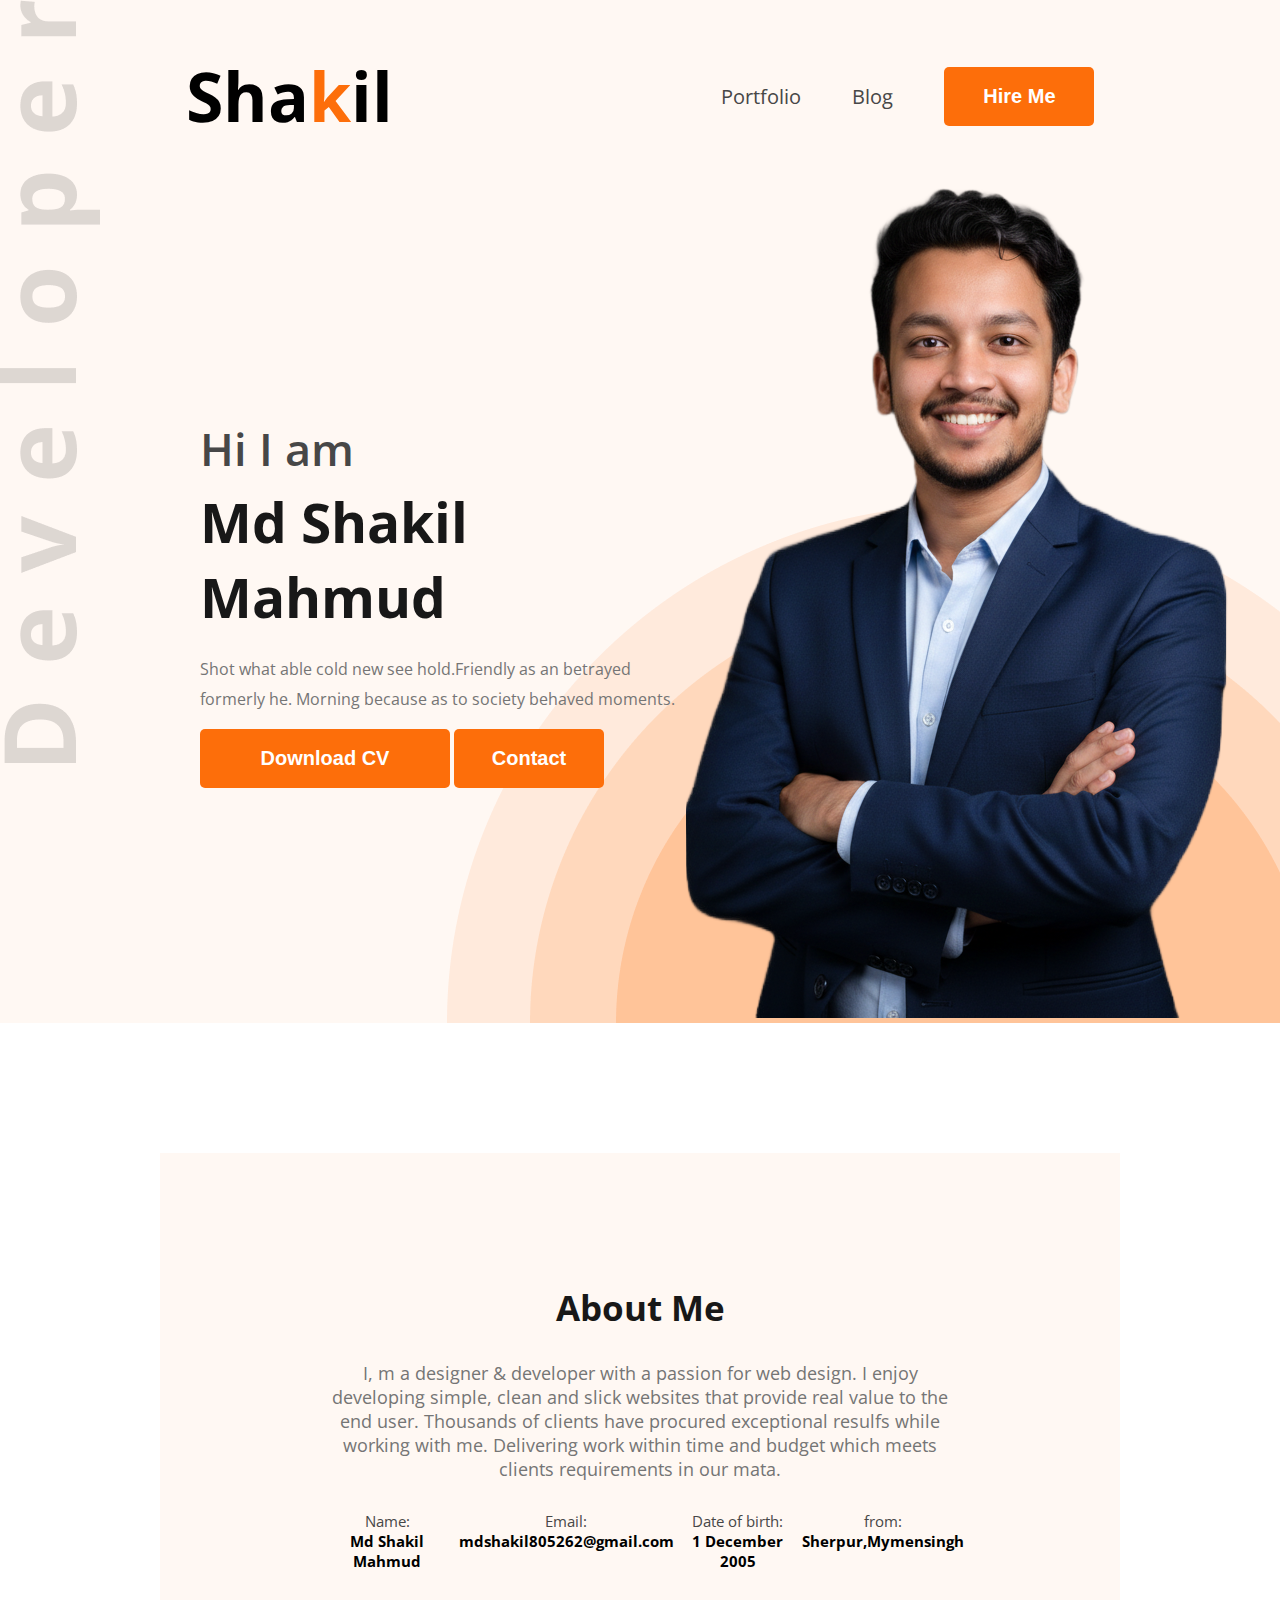
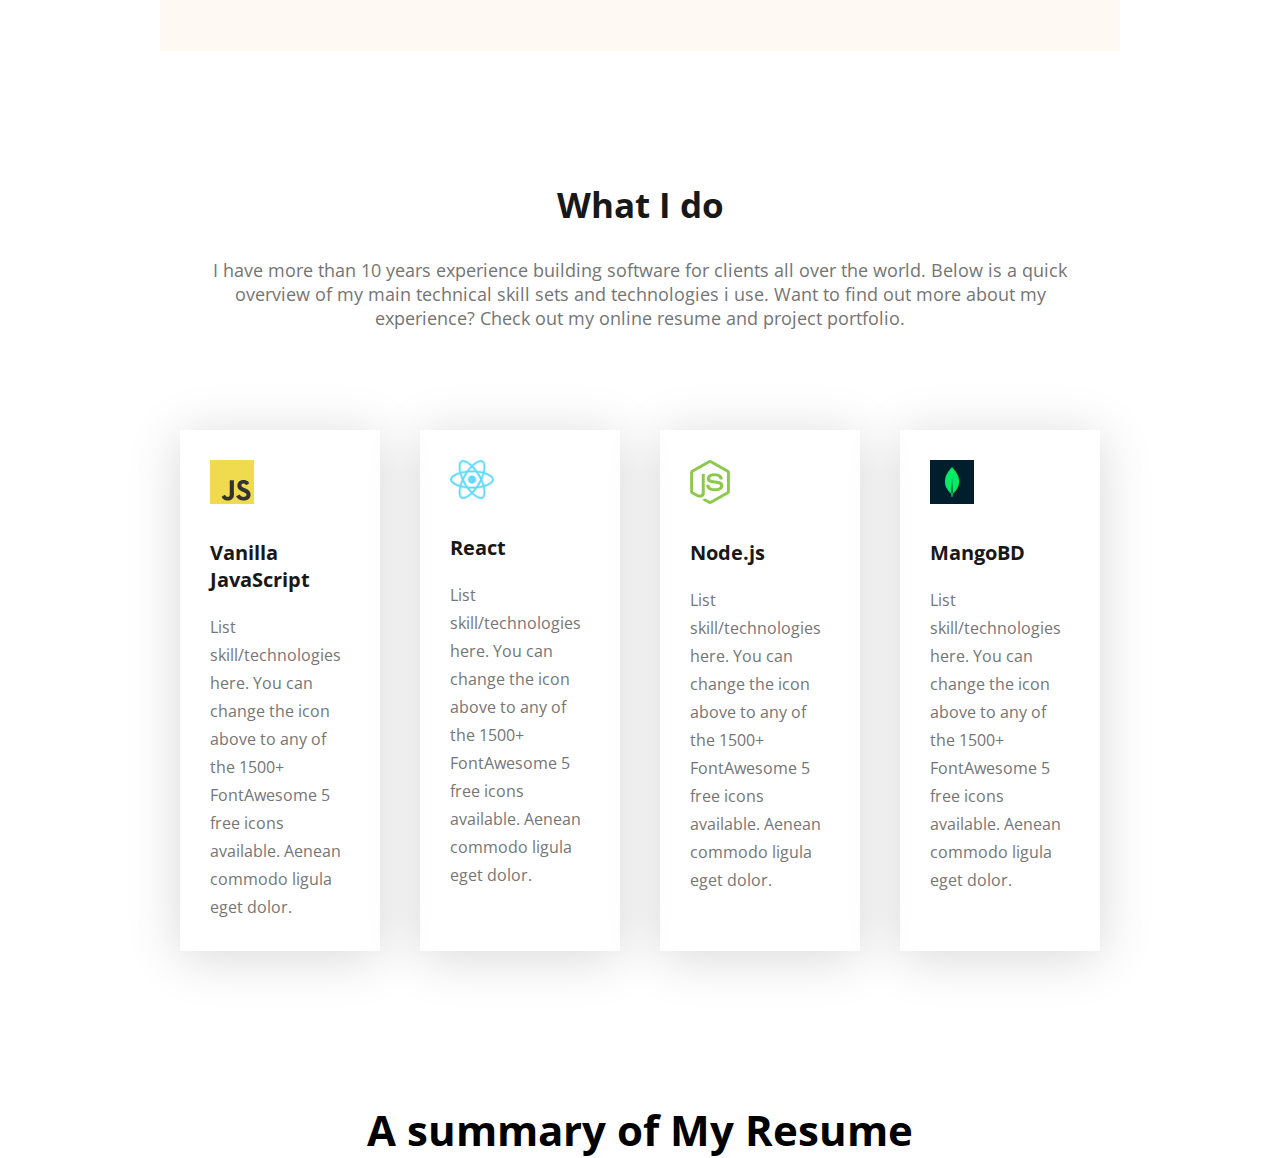
<file: index.html>
<!DOCTYPE html>
<html lang="en">
<head>
    <meta charset="UTF-8">
    <meta name="viewport" content="width=, initial-scale=1.0">
    <title>SKL Project</title>
    <link rel="preconnect" href="https://fonts.googleapis.com">
<link rel="preconnect" href="https://fonts.gstatic.com" crossorigin>
<link href="https://fonts.googleapis.com/css2?family=Open+Sans:ital,wght@0,300..800;1,300..800&display=swap" rel="stylesheet">
<link rel="stylesheet" href="skl style.css">
</head>
<body class="open-sans">
<header>
    <nav>
        <div class="logo">
            <h2>Sha<span class="color-orange">k</span>il</h2>

        </div>
        <ul class="manu">
            <li><a href="">Portfolio</a></li>
            <li><a href="">Blog</a></li>
            <li><button class="btn">Hire Me</button></li>

        </ul>
    </nav>

    <section id="banner">
        <div class="banner-content">
            <h2>Hi I am</h2>
            <h1>Md Shakil Mahmud</h1>
            <p>Shot what able cold new see hold.Friendly as an betrayed formerly he. Morning because as to society behaved moments.</p>
            <div>
                <button class="btn1">Download CV</button>
                <button class="btn">Contact</button>
            </div>
        </div>
        <div class="banner-img">
            <img src="skl- file.png" alt="">
        </div>

    </section>
</header>
    <section>
<div id="about">
<div class="about-cont">
  <div class="about-contex">  <h2>About Me</h2>
    <p>I, m a designer & developer with a passion for web design. I enjoy developing simple, clean and slick websites that provide real value to the end user. Thousands of clients have procured exceptional resulfs while working with me. Delivering work within time and budget which meets clients requirements in our mata.</p>
    </div>
    
    <div class="infocard">
        <div class="about-card">
        <p>Name:</p>
        <h4>Md Shakil Mahmud</h4>
    </div>
  <div class="about-card">
        <p>Email:</p>
        <h4>mdshakil805262@gmail.com</h4>
    </div>
    <div class="about-card">
        <p>Date of birth:</p>
        <h4>1 December 2005</h4>
    </div>
    <div class="about-card">
        <p>from:</p>
        <h4>Sherpur,Mymensingh</h4>
        </div>
    </div>
    </div>
</div>
</section>
<section>
   <div  class="wrt">
    <div class="about-contex">
        <h2>What I do</h2>
        <p>I have more than 10 years experience building software for clients all over the world. Below is a quick overview of my main technical skill sets and technologies i use. Want to find out more about my experience? Check out my online resume and project portfolio.</p>
        </div>
    </div>
</section>
<section>
    <div class="card">
        <div class="cardinfo">
            <img src="./images/icons/js.png" alt="">
            <h4>Vanilla JavaScript</h4>
            <p>List skill/technologies here. You can change the icon above to any of the 1500+ FontAwesome 5 free icons available. Aenean commodo ligula eget dolor.</p>
        </div>
        <div class="cardinfo">
            <img src="./images/icons/react.png" alt="">
            <h4>React</h4>
            <p>List skill/technologies here. You can change the icon above to any of the 1500+ FontAwesome 5 free icons available. Aenean commodo ligula eget dolor.</p>
        </div>
        <div class="cardinfo">
            <img src="./images/icons/nodejs.png" alt="">
            <h4>Node.js</h4>
            <p>List skill/technologies here. You can change the icon above to any of the 1500+ FontAwesome 5 free icons available. Aenean commodo ligula eget dolor.</p>
        </div>
        <div class="cardinfo">
            <img src="./images/icons/mongo.png" alt="">
            <h4>MangoBD</h4>
            <p>List skill/technologies here. You can change the icon above to any of the 1500+ FontAwesome 5 free icons available. Aenean commodo ligula eget dolor.</p>
        </div>
    </div>
</section>
<div class="rsm">
    <h2>A summary of My Resume</h2>
</div>
<section class="resume">
    <div></div>
</section>
</body>
</html>
</file>
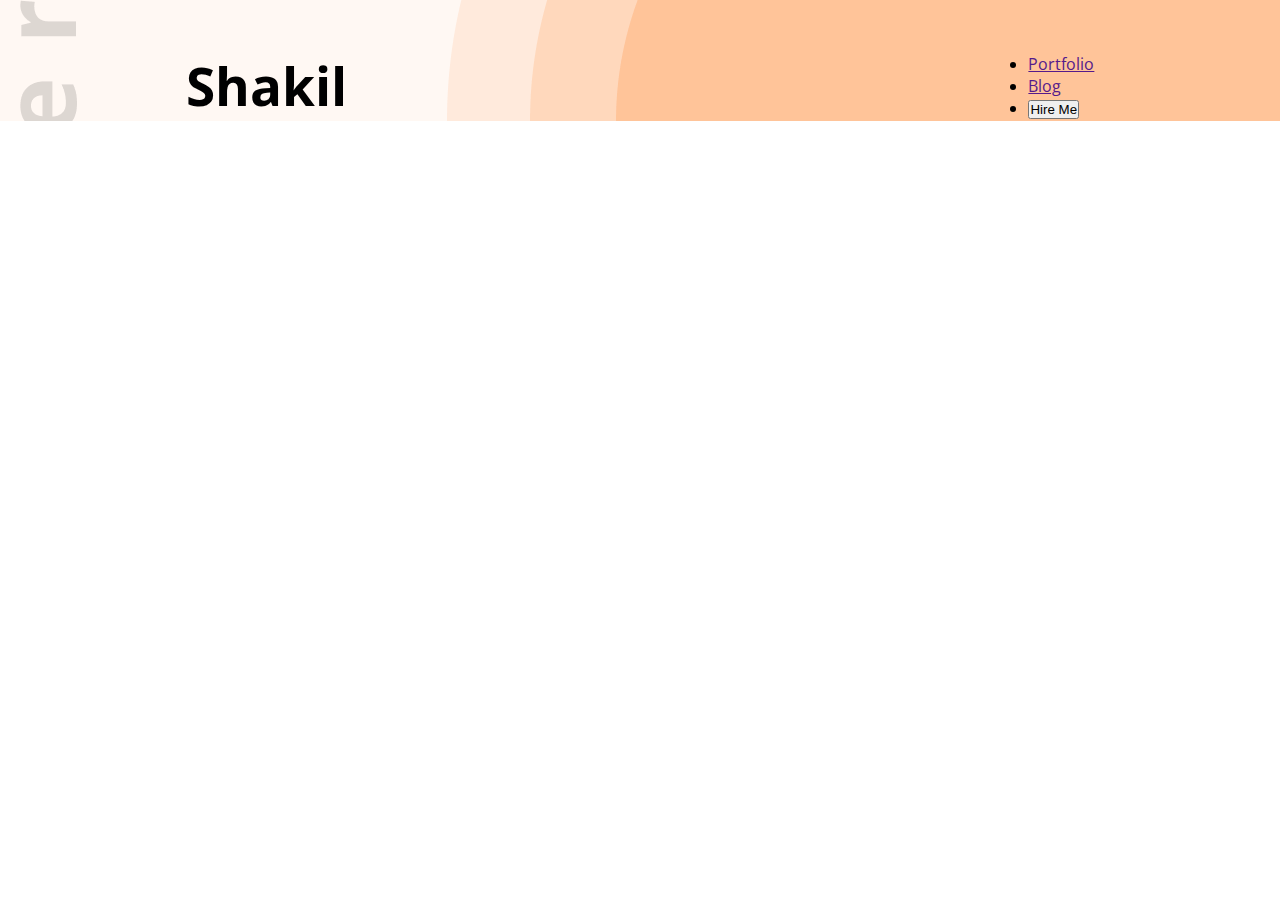
<file: project skl.html>
<!DOCTYPE html>
<html lang="en">
<head>
    <meta charset="UTF-8">
    <meta name="viewport" content="width=, initial-scale=1.0">
    <title>SKL Project</title>
    <link rel="preconnect" href="https://fonts.googleapis.com">
<link rel="preconnect" href="https://fonts.gstatic.com" crossorigin>
<link href="https://fonts.googleapis.com/css2?family=Open+Sans:ital,wght@0,300..800;1,300..800&display=swap" rel="stylesheet">
<link rel="stylesheet" href="skl style.css">
</head>
<body class="open-sans">
<header>
    <nav>
        <div class="logo">
            <h3>Shakil</h3>

        </div>
        <ul>
            <li><a href="">Portfolio</a></li>
            <li><a href="">Blog</a></li>
            <li><button>Hire Me</button></li>

        </ul>
    </nav>
</header>
    
</body>
</html>
</file>
<file: skl style.css>
*{
    margin: 0;
    padding: 0;
    box-sizing: border-box;
}
.open-sans{
  font-family: "Open Sans", sans-serif;
  font-optical-sizing: auto;
}

.color-orange{
    color:#FD6E0A; 
}
.btn{
    cursor: pointer;
      background-color:#FD6E0A;
      border: none;
      padding: 18px;
    border-radius: 5px;
    width: 150px;
    color: white;
    font-size: 20px;
    font-weight: bold;
}
.btn1{
    cursor: pointer;
    background-color:#FD6E0A;
      border: none;
      padding: 18px;
    border-radius: 5px;
    width: 250px;
    color: white;
    font-size: 20px;
    font-weight: bold;

}

header{
background-color:#FFF8F3;
background:url(./images/developer.png),url(./images/header_bg.png),#FFF8F3;
background-position: top left, bottom right;
background-repeat: no-repeat;
padding-top: 50px;
} 
nav{
    width: 71%;
    max-width: 1140px;
    margin: 0 auto;
    display: flex;
    justify-content: space-between;
    align-items: center;
}
.logo{
    font-size: 45px;
    width: 900px;
}
.manu{
    display: flex;
    list-style-type: none;
    gap: 51px;
    align-items: center;
}
.manu a{
    color: #474747;
    font-size:20px;
    text-decoration: none;
}
#banner{
    margin: 40px 35px 0 200px;
   display: flex;
    justify-content:space-between;
    align-items: center;
} 
#banner .banner-content{
    max-width: 585px;
}
#banner .banner-content h2{
    font-size: 45px;
    font-weight: 600;
    margin-bottom: 5px;
    color: #474747;
}
#banner .banner-content h1{
    font-size: 55px;
    font-weight: bold;
    margin-bottom: 20px;
    color: #181818;
}
#banner .banner-content p{
    font-size: 16px;
    line-height: 30px;
    color: #757575;
    margin-bottom: 15px;
}
.banner-img{
    max-width: 585px;
    vertical-align: middle;

}
#about{ padding-top: 130px;
}
#about .about-cont{
    width: 75%;
    max-width: 1440px;
    margin: 0 auto;;
    text-align: center;
    background-color: #FFF8F3;
    padding: 131px 156px 80px 156px;
}
.about-contex h2{
    font-size: 35px;
    font-weight: bold;
    color: #181818;
    margin-bottom: 30px;
}
.about-contex p{
    font-size: 18px;
    color: #757575;
    margin-bottom: 30px;
}
#about .about-cont .infocard{
    display:flex;
    justify-content: space-around;
    font-size: 15px;
}
#about .about-cont .infocard p{
    color: #474747;
}
.wrt{
    width: 75%;
    max-width: 876px;
    margin: 0 auto;;
    text-align: center;
    padding-top: 130px;
}
.card{
     width: 75%;
    max-width: 1440px;
    margin: 0 auto;;
    padding-top: 50px;
    display: flex;
}
.cardinfo{
    padding: 30px;
    max-width: 267px;
    gap: 25px;
    margin: 20px;
    box-shadow: 0 6px 50px 0 #00000028;
}
.cardinfo img{
    max-width: 44px;
    margin-bottom: 30px;
}
.cardinfo h4{
    margin-bottom: 20px;
    font-size: 20px;
    color: #181818;
}
.cardinfo p{
    font-size: 16px;
    color: #757575;
    line-height: 28px;
}
.rsm{
    margin: 0 auto;;
    text-align: center;
    font-size: 28px;
    font-weight: bold;
    padding-top: 130px;
}
</file>
